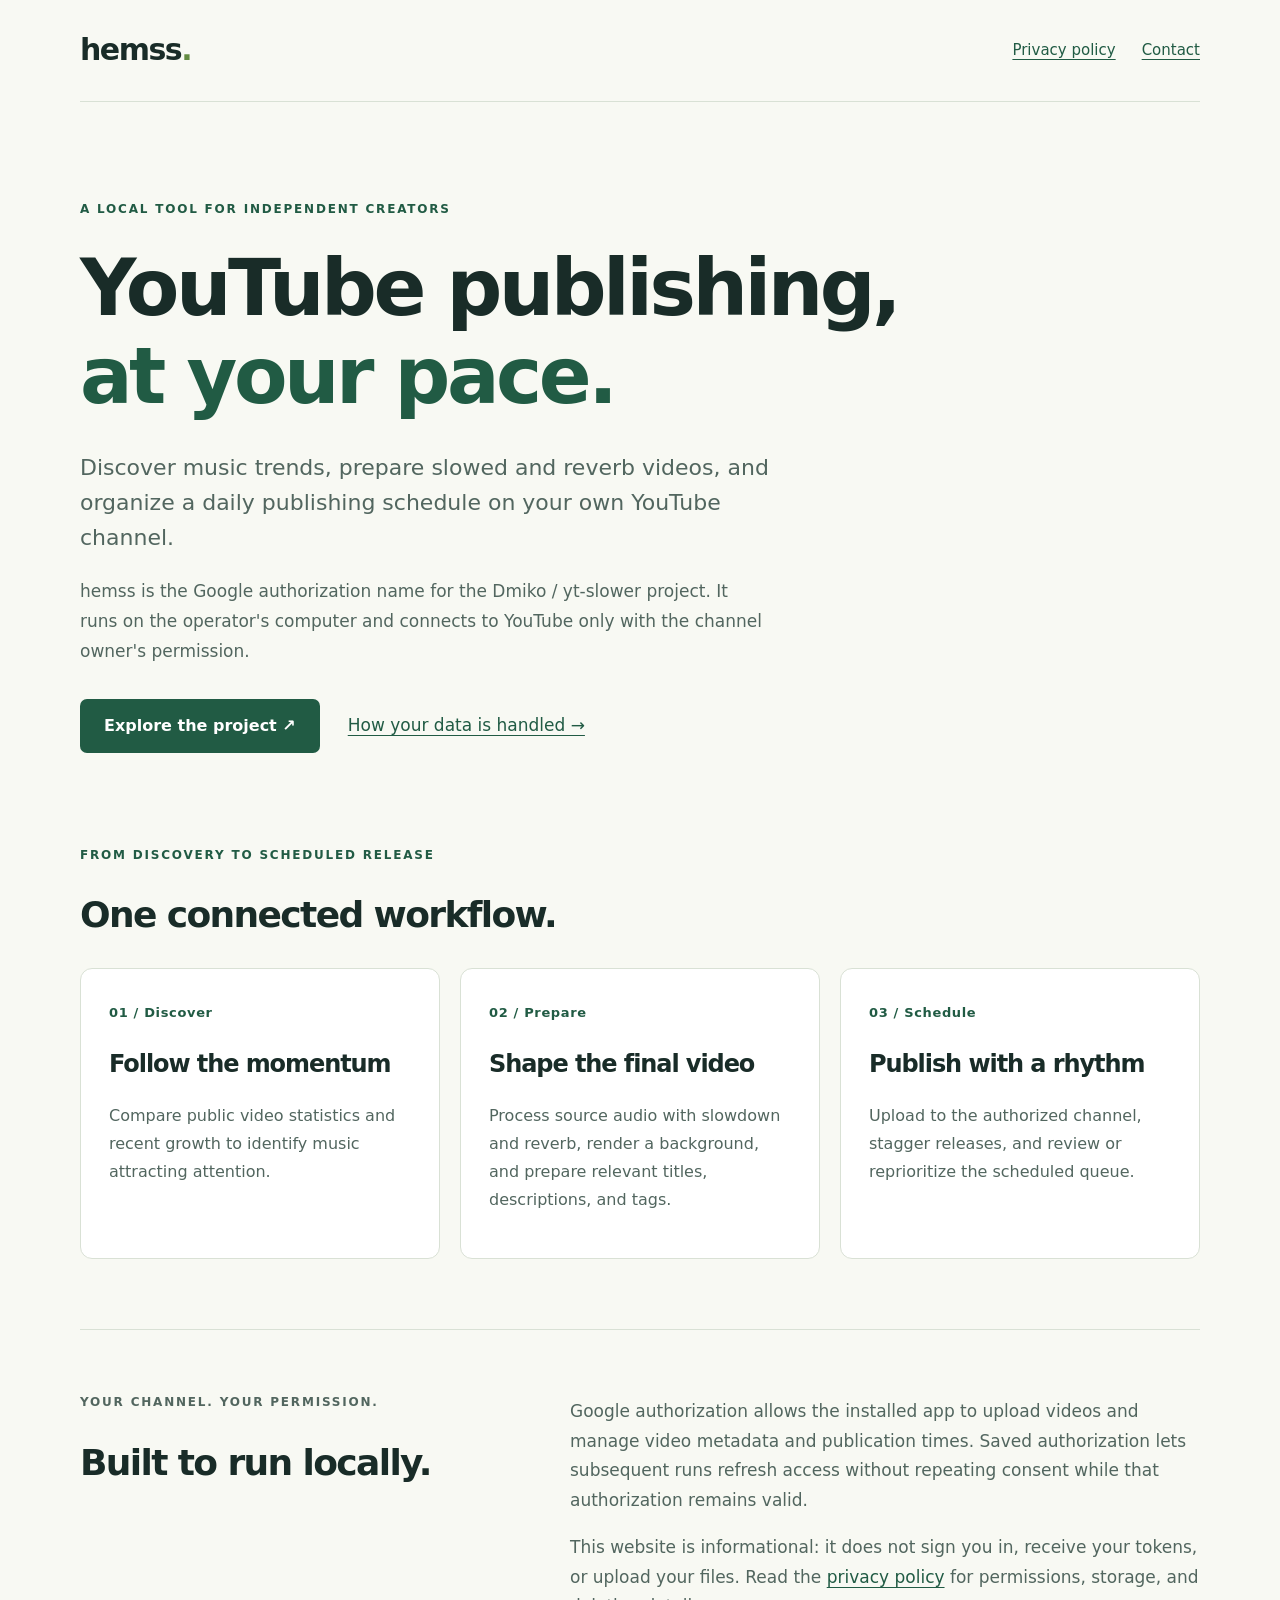
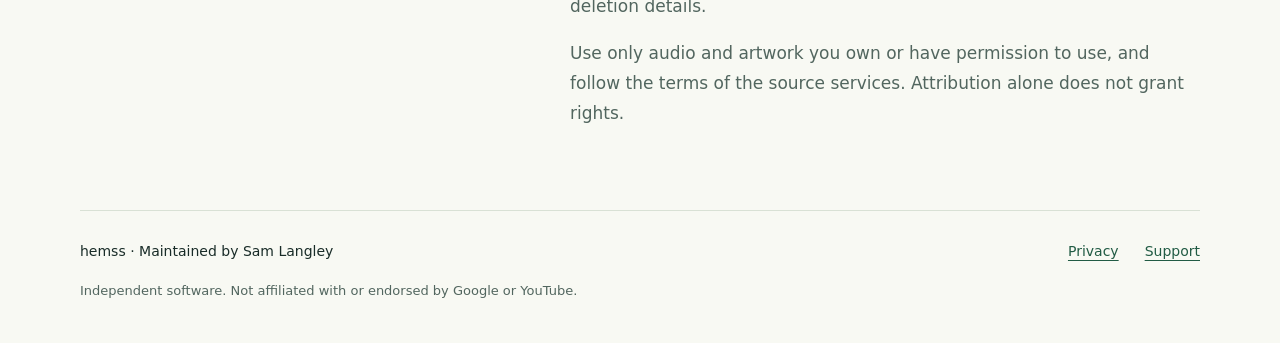
<file: index.html>
<!doctype html>
<html lang="en">
<head>
  <meta charset="utf-8">
  <meta name="viewport" content="width=device-width, initial-scale=1">
  <meta name="description" content="hemss is a local YouTube video preparation and scheduling tool for a creator's own channel.">
  <title>hemss · YouTube publishing, at your pace</title>
  <link rel="stylesheet" href="styles.css">
</head>
<body>
  <a class="skip" href="#main">Skip to content</a>
  <header><a class="brand" href="./">hemss<span class="dot">.</span></a><nav aria-label="Main navigation"><a href="privacy.html">Privacy policy</a><a href="mailto:beatsbycia@gmail.com">Contact</a></nav></header>
  <main id="main">
    <section class="hero">
      <p class="eyebrow">A local tool for independent creators</p>
      <h1>YouTube publishing,<br><span>at your pace.</span></h1>
      <p class="lead">Discover music trends, prepare slowed and reverb videos, and organize a daily publishing schedule on your own YouTube channel.</p>
      <p>hemss is the Google authorization name for the Dmiko / yt-slower project. It runs on the operator's computer and connects to YouTube only with the channel owner's permission.</p>
      <div class="actions"><a class="button" href="https://github.com/samlangley1/yt-slower">Explore the project <span aria-hidden="true">↗</span></a><a href="privacy.html">How your data is handled →</a></div>
    </section>
    <section aria-labelledby="workflow"><p class="eyebrow">From discovery to scheduled release</p><h2 id="workflow">One connected workflow.</h2>
      <div class="cards">
        <article><span class="number">01 / Discover</span><h3>Follow the momentum</h3><p>Compare public video statistics and recent growth to identify music attracting attention.</p></article>
        <article><span class="number">02 / Prepare</span><h3>Shape the final video</h3><p>Process source audio with slowdown and reverb, render a background, and prepare relevant titles, descriptions, and tags.</p></article>
        <article><span class="number">03 / Schedule</span><h3>Publish with a rhythm</h3><p>Upload to the authorized channel, stagger releases, and review or reprioritize the scheduled queue.</p></article>
      </div>
    </section>
    <section class="info"><div><p class="eyebrow">Your channel. Your permission.</p><h2>Built to run locally.</h2></div><div><p>Google authorization allows the installed app to upload videos and manage video metadata and publication times. Saved authorization lets subsequent runs refresh access without repeating consent while that authorization remains valid.</p><p>This website is informational: it does not sign you in, receive your tokens, or upload your files. Read the <a href="privacy.html">privacy policy</a> for permissions, storage, and deletion details.</p><p>Use only audio and artwork you own or have permission to use, and follow the terms of the source services. Attribution alone does not grant rights.</p></div></section>
  </main>
  <footer><span>hemss · Maintained by Sam Langley</span><div><a href="privacy.html">Privacy</a><a href="mailto:beatsbycia@gmail.com">Support</a></div><p>Independent software. Not affiliated with or endorsed by Google or YouTube.</p></footer>
</body>
</html>
</file>
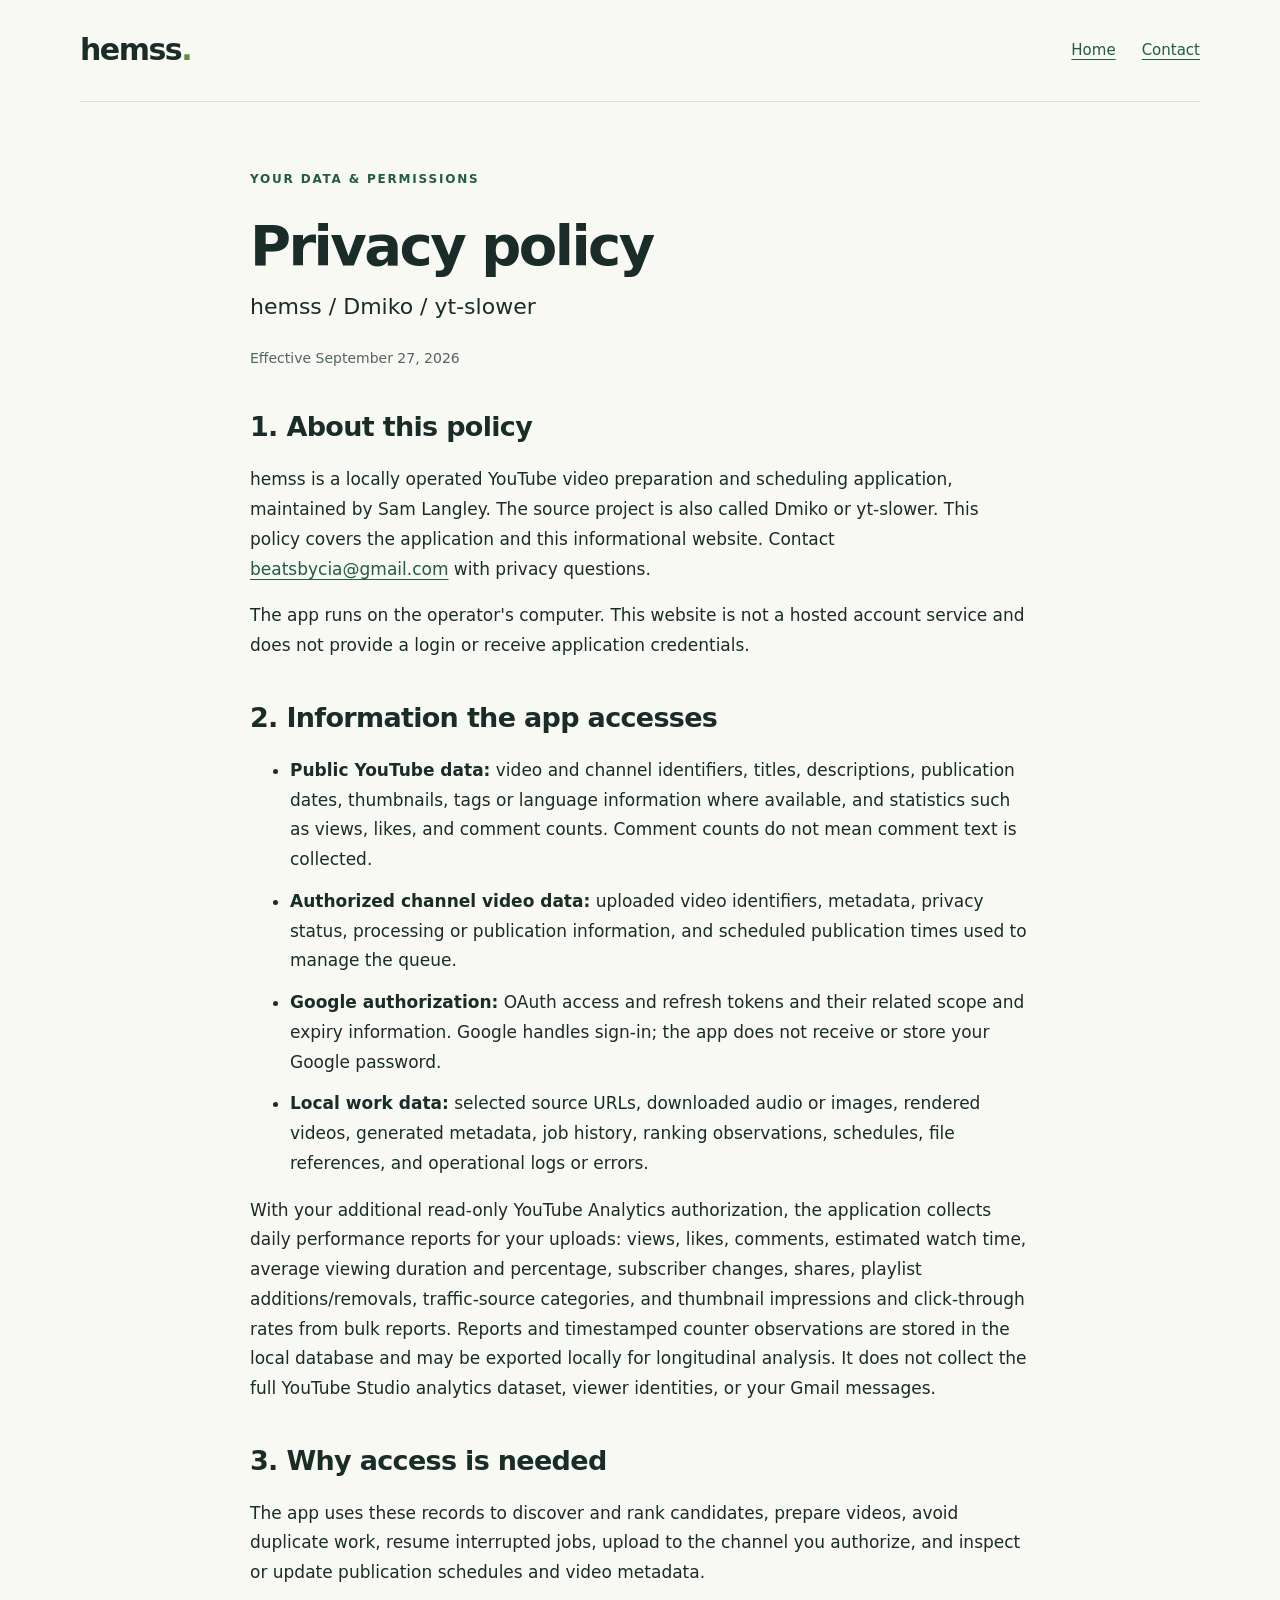
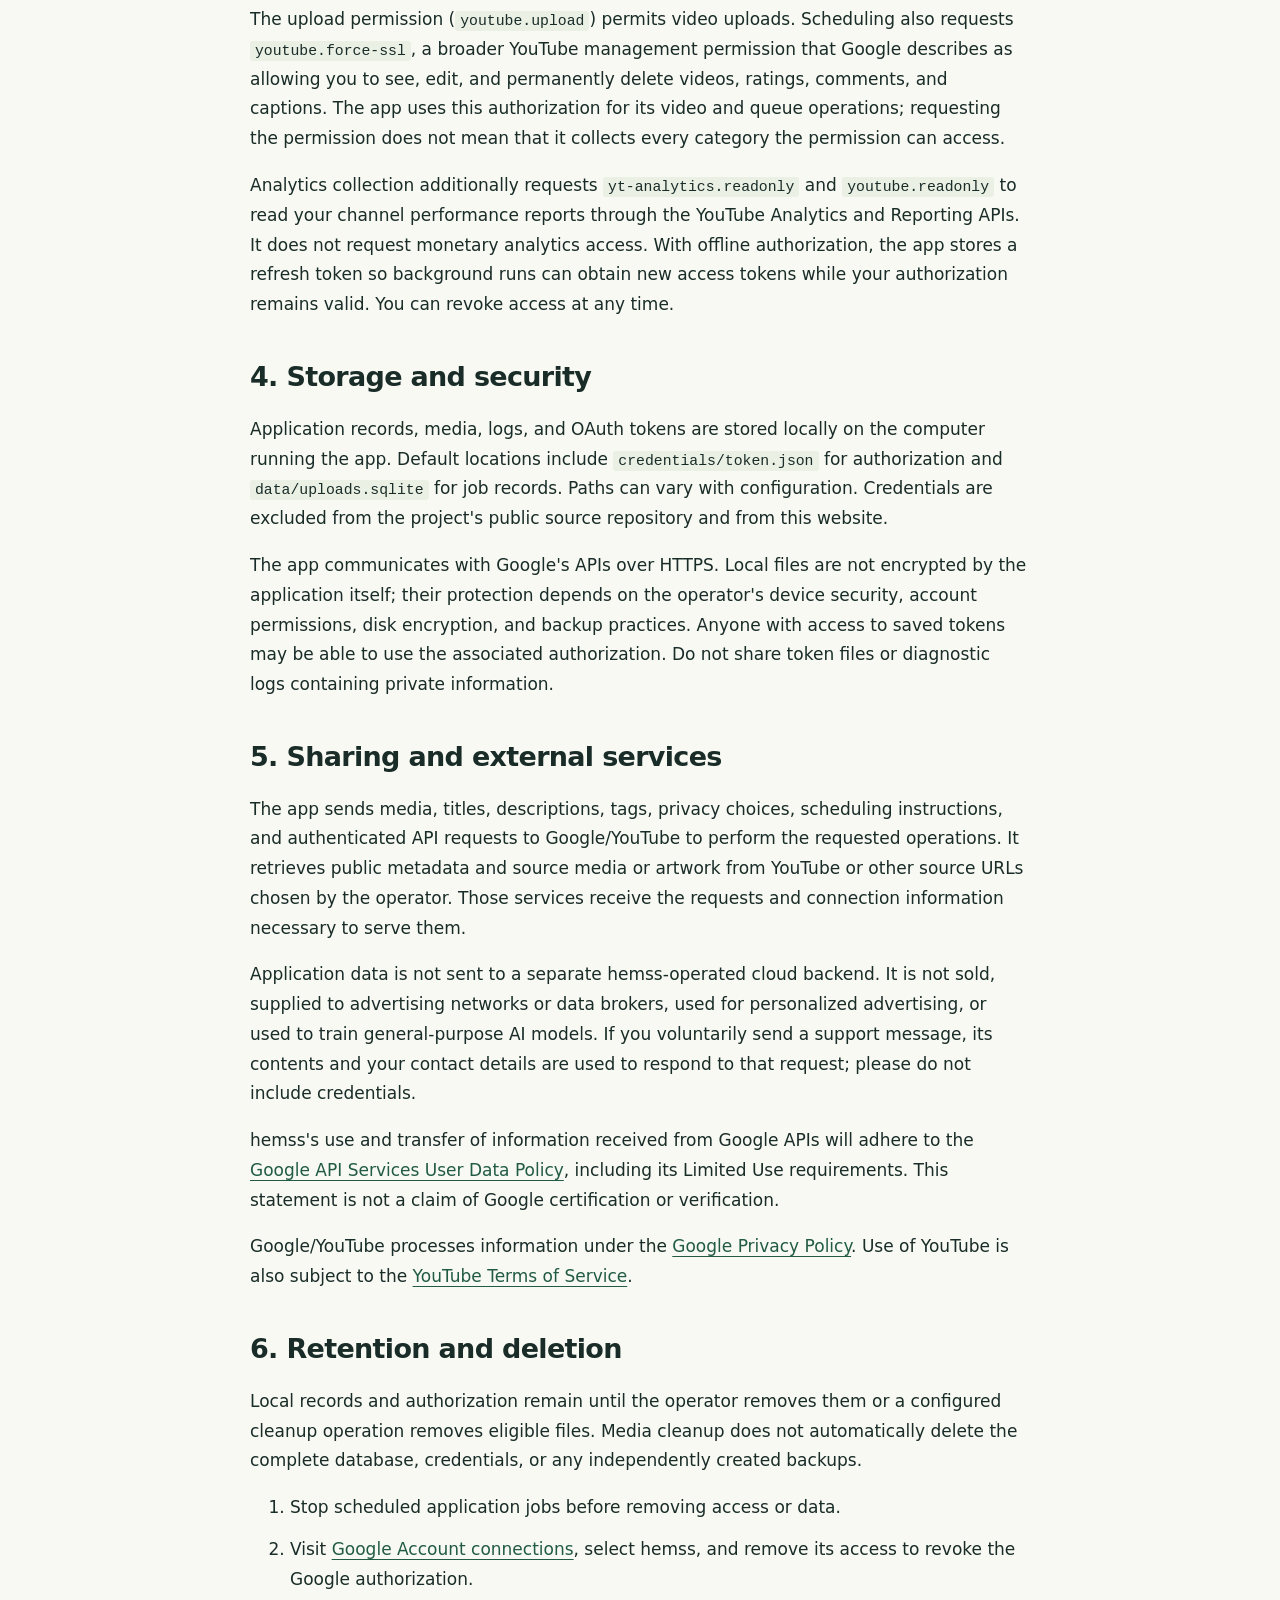
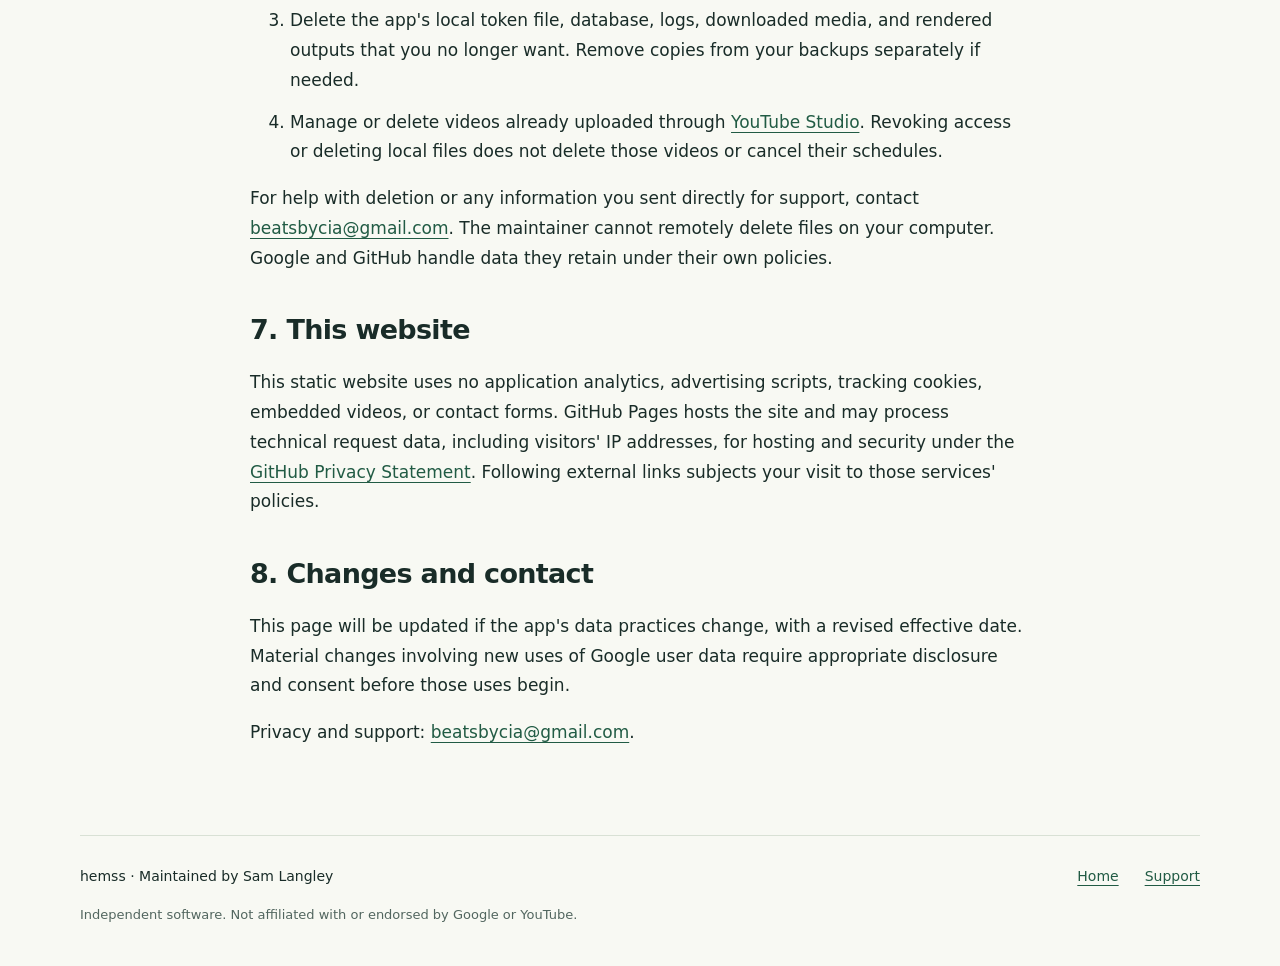
<file: privacy.html>
<!doctype html>
<html lang="en">
<head>
  <meta charset="utf-8">
  <meta name="viewport" content="width=device-width, initial-scale=1">
  <meta name="description" content="How hemss accesses, uses, stores, and handles YouTube data and Google authorization.">
  <title>Privacy policy · hemss</title>
  <link rel="stylesheet" href="styles.css">
</head>
<body>
  <a class="skip" href="#main">Skip to content</a>
  <header><a class="brand" href="./">hemss<span class="dot">.</span></a><nav aria-label="Main navigation"><a href="./">Home</a><a href="mailto:beatsbycia@gmail.com">Contact</a></nav></header>
  <main id="main" class="policy">
    <p class="eyebrow">Your data &amp; permissions</p><h1>Privacy policy</h1><p class="lead">hemss / Dmiko / yt-slower</p><p class="updated">Effective September 27, 2026</p>
    <section><h2>1. About this policy</h2><p>hemss is a locally operated YouTube video preparation and scheduling application, maintained by Sam Langley. The source project is also called Dmiko or yt-slower. This policy covers the application and this informational website. Contact <a href="mailto:beatsbycia@gmail.com">beatsbycia@gmail.com</a> with privacy questions.</p><p>The app runs on the operator's computer. This website is not a hosted account service and does not provide a login or receive application credentials.</p></section>
    <section><h2>2. Information the app accesses</h2><ul><li><strong>Public YouTube data:</strong> video and channel identifiers, titles, descriptions, publication dates, thumbnails, tags or language information where available, and statistics such as views, likes, and comment counts. Comment counts do not mean comment text is collected.</li><li><strong>Authorized channel video data:</strong> uploaded video identifiers, metadata, privacy status, processing or publication information, and scheduled publication times used to manage the queue.</li><li><strong>Google authorization:</strong> OAuth access and refresh tokens and their related scope and expiry information. Google handles sign-in; the app does not receive or store your Google password.</li><li><strong>Local work data:</strong> selected source URLs, downloaded audio or images, rendered videos, generated metadata, job history, ranking observations, schedules, file references, and operational logs or errors.</li></ul><p>With your additional read-only YouTube Analytics authorization, the application collects daily performance reports for your uploads: views, likes, comments, estimated watch time, average viewing duration and percentage, subscriber changes, shares, playlist additions/removals, traffic-source categories, and thumbnail impressions and click-through rates from bulk reports. Reports and timestamped counter observations are stored in the local database and may be exported locally for longitudinal analysis. It does not collect the full YouTube Studio analytics dataset, viewer identities, or your Gmail messages.</p></section>
    <section><h2>3. Why access is needed</h2><p>The app uses these records to discover and rank candidates, prepare videos, avoid duplicate work, resume interrupted jobs, upload to the channel you authorize, and inspect or update publication schedules and video metadata.</p><p>The upload permission (<code>youtube.upload</code>) permits video uploads. Scheduling also requests <code>youtube.force-ssl</code>, a broader YouTube management permission that Google describes as allowing you to see, edit, and permanently delete videos, ratings, comments, and captions. The app uses this authorization for its video and queue operations; requesting the permission does not mean that it collects every category the permission can access.</p><p>Analytics collection additionally requests <code>yt-analytics.readonly</code> and <code>youtube.readonly</code> to read your channel performance reports through the YouTube Analytics and Reporting APIs. It does not request monetary analytics access. With offline authorization, the app stores a refresh token so background runs can obtain new access tokens while your authorization remains valid. You can revoke access at any time.</p></section>
    <section><h2>4. Storage and security</h2><p>Application records, media, logs, and OAuth tokens are stored locally on the computer running the app. Default locations include <code>credentials/token.json</code> for authorization and <code>data/uploads.sqlite</code> for job records. Paths can vary with configuration. Credentials are excluded from the project's public source repository and from this website.</p><p>The app communicates with Google's APIs over HTTPS. Local files are not encrypted by the application itself; their protection depends on the operator's device security, account permissions, disk encryption, and backup practices. Anyone with access to saved tokens may be able to use the associated authorization. Do not share token files or diagnostic logs containing private information.</p></section>
    <section><h2>5. Sharing and external services</h2><p>The app sends media, titles, descriptions, tags, privacy choices, scheduling instructions, and authenticated API requests to Google/YouTube to perform the requested operations. It retrieves public metadata and source media or artwork from YouTube or other source URLs chosen by the operator. Those services receive the requests and connection information necessary to serve them.</p><p>Application data is not sent to a separate hemss-operated cloud backend. It is not sold, supplied to advertising networks or data brokers, used for personalized advertising, or used to train general-purpose AI models. If you voluntarily send a support message, its contents and your contact details are used to respond to that request; please do not include credentials.</p><p>hemss's use and transfer of information received from Google APIs will adhere to the <a href="https://developers.google.com/terms/api-services-user-data-policy">Google API Services User Data Policy</a>, including its Limited Use requirements. This statement is not a claim of Google certification or verification.</p><p>Google/YouTube processes information under the <a href="https://policies.google.com/privacy">Google Privacy Policy</a>. Use of YouTube is also subject to the <a href="https://www.youtube.com/t/terms">YouTube Terms of Service</a>.</p></section>
    <section><h2>6. Retention and deletion</h2><p>Local records and authorization remain until the operator removes them or a configured cleanup operation removes eligible files. Media cleanup does not automatically delete the complete database, credentials, or any independently created backups.</p><ol><li>Stop scheduled application jobs before removing access or data.</li><li>Visit <a href="https://myaccount.google.com/connections">Google Account connections</a>, select hemss, and remove its access to revoke the Google authorization.</li><li>Delete the app's local token file, database, logs, downloaded media, and rendered outputs that you no longer want. Remove copies from your backups separately if needed.</li><li>Manage or delete videos already uploaded through <a href="https://studio.youtube.com/">YouTube Studio</a>. Revoking access or deleting local files does not delete those videos or cancel their schedules.</li></ol><p>For help with deletion or any information you sent directly for support, contact <a href="mailto:beatsbycia@gmail.com">beatsbycia@gmail.com</a>. The maintainer cannot remotely delete files on your computer. Google and GitHub handle data they retain under their own policies.</p></section>
    <section><h2>7. This website</h2><p>This static website uses no application analytics, advertising scripts, tracking cookies, embedded videos, or contact forms. GitHub Pages hosts the site and may process technical request data, including visitors' IP addresses, for hosting and security under the <a href="https://docs.github.com/en/site-policy/privacy-policies/github-general-privacy-statement">GitHub Privacy Statement</a>. Following external links subjects your visit to those services' policies.</p></section>
    <section><h2>8. Changes and contact</h2><p>This page will be updated if the app's data practices change, with a revised effective date. Material changes involving new uses of Google user data require appropriate disclosure and consent before those uses begin.</p><p>Privacy and support: <a href="mailto:beatsbycia@gmail.com">beatsbycia@gmail.com</a>.</p></section>
  </main>
  <footer><span>hemss · Maintained by Sam Langley</span><div><a href="./">Home</a><a href="mailto:beatsbycia@gmail.com">Support</a></div><p>Independent software. Not affiliated with or endorsed by Google or YouTube.</p></footer>
</body>
</html>
</file>
<file: styles.css>
:root{color-scheme:light;--ink:#192c28;--muted:#52665f;--green:#215b44;--paper:#f8f9f3;--line:#d9e1d5}*{box-sizing:border-box}body{margin:0;background:var(--paper);color:var(--ink);font:17px/1.75 system-ui,-apple-system,BlinkMacSystemFont,"Segoe UI",sans-serif}a{color:var(--green);text-underline-offset:4px}a:hover{color:#112f24}a:focus-visible{outline:3px solid #a7611e;outline-offset:5px}header,main,footer{width:min(1120px,calc(100% - 64px));margin:auto}header{display:flex;align-items:center;justify-content:space-between;gap:24px;padding:24px 0;border-bottom:1px solid var(--line)}.brand{font-size:30px;font-weight:800;letter-spacing:-1.5px;text-decoration:none;color:var(--ink)}.dot{color:#648c43}nav,footer>div{display:flex;gap:26px}nav a{font-size:15px}.hero{max-width:900px;padding:85px 0 80px}.eyebrow{text-transform:uppercase;letter-spacing:.15em;font-size:12px;font-weight:750;color:var(--green)}h1,h2,h3{line-height:1.13;letter-spacing:-.045em}h1{font-size:clamp(42px,6.6vw,78px);margin:24px 0 30px;font-weight:650}h1 span{color:var(--green)}h2{font-size:36px;font-weight:620}h3{font-size:24px;font-weight:650}.hero>p:not(.eyebrow){max-width:690px;color:var(--muted)}.lead{font-size:22px;line-height:1.6}.actions{display:flex;align-items:center;gap:28px;flex-wrap:wrap;margin-top:32px}.button{display:inline-block;background:var(--green);color:white;padding:13px 24px;border-radius:7px;text-decoration:none;font-size:16px;font-weight:600}.button:hover{background:#173e2f;color:white}.cards{display:grid;grid-template-columns:repeat(3,1fr);gap:20px;margin:32px 0 70px}.cards article{border:1px solid var(--line);border-radius:12px;padding:28px;background:#fff}.cards p{color:var(--muted);font-size:16px}.number{font-size:13px;letter-spacing:.05em;color:var(--green);font-weight:650}.info{display:grid;grid-template-columns:1fr 1.5fr;gap:70px;border-top:1px solid var(--line);padding:50px 0 65px}.info p{color:var(--muted)}footer{border-top:1px solid var(--line);padding:28px 0 40px;font-size:14px;display:flex;justify-content:space-between;flex-wrap:wrap;gap:16px}footer p{flex-basis:100%;margin:0;color:var(--muted);font-size:13px}.policy{max-width:780px;padding:55px 0 70px}.policy h1{font-size:56px;margin-bottom:12px}.policy .lead{margin-top:0}.updated{color:var(--muted);font-size:14px}.policy section{margin-top:42px}.policy h2{font-size:27px;letter-spacing:-.025em}.policy li{margin-bottom:12px}.policy code{overflow-wrap:anywhere;font-size:.87em;background:#eaf0e4;padding:2px 5px;border-radius:3px}.skip{position:absolute;left:16px;top:-100px;padding:10px;background:white;z-index:1}.skip:focus{top:10px}@media(max-width:700px){header,main,footer{width:calc(100% - 36px)}header{gap:12px}nav{gap:15px}.hero{padding:48px 0}.cards,.info{grid-template-columns:1fr}.cards{gap:14px;margin-bottom:42px}.info{gap:8px;padding:30px 0}.lead{font-size:20px}h2{font-size:31px}.policy h1{font-size:42px}.policy{padding-top:35px}.actions{gap:20px}}
</file>
